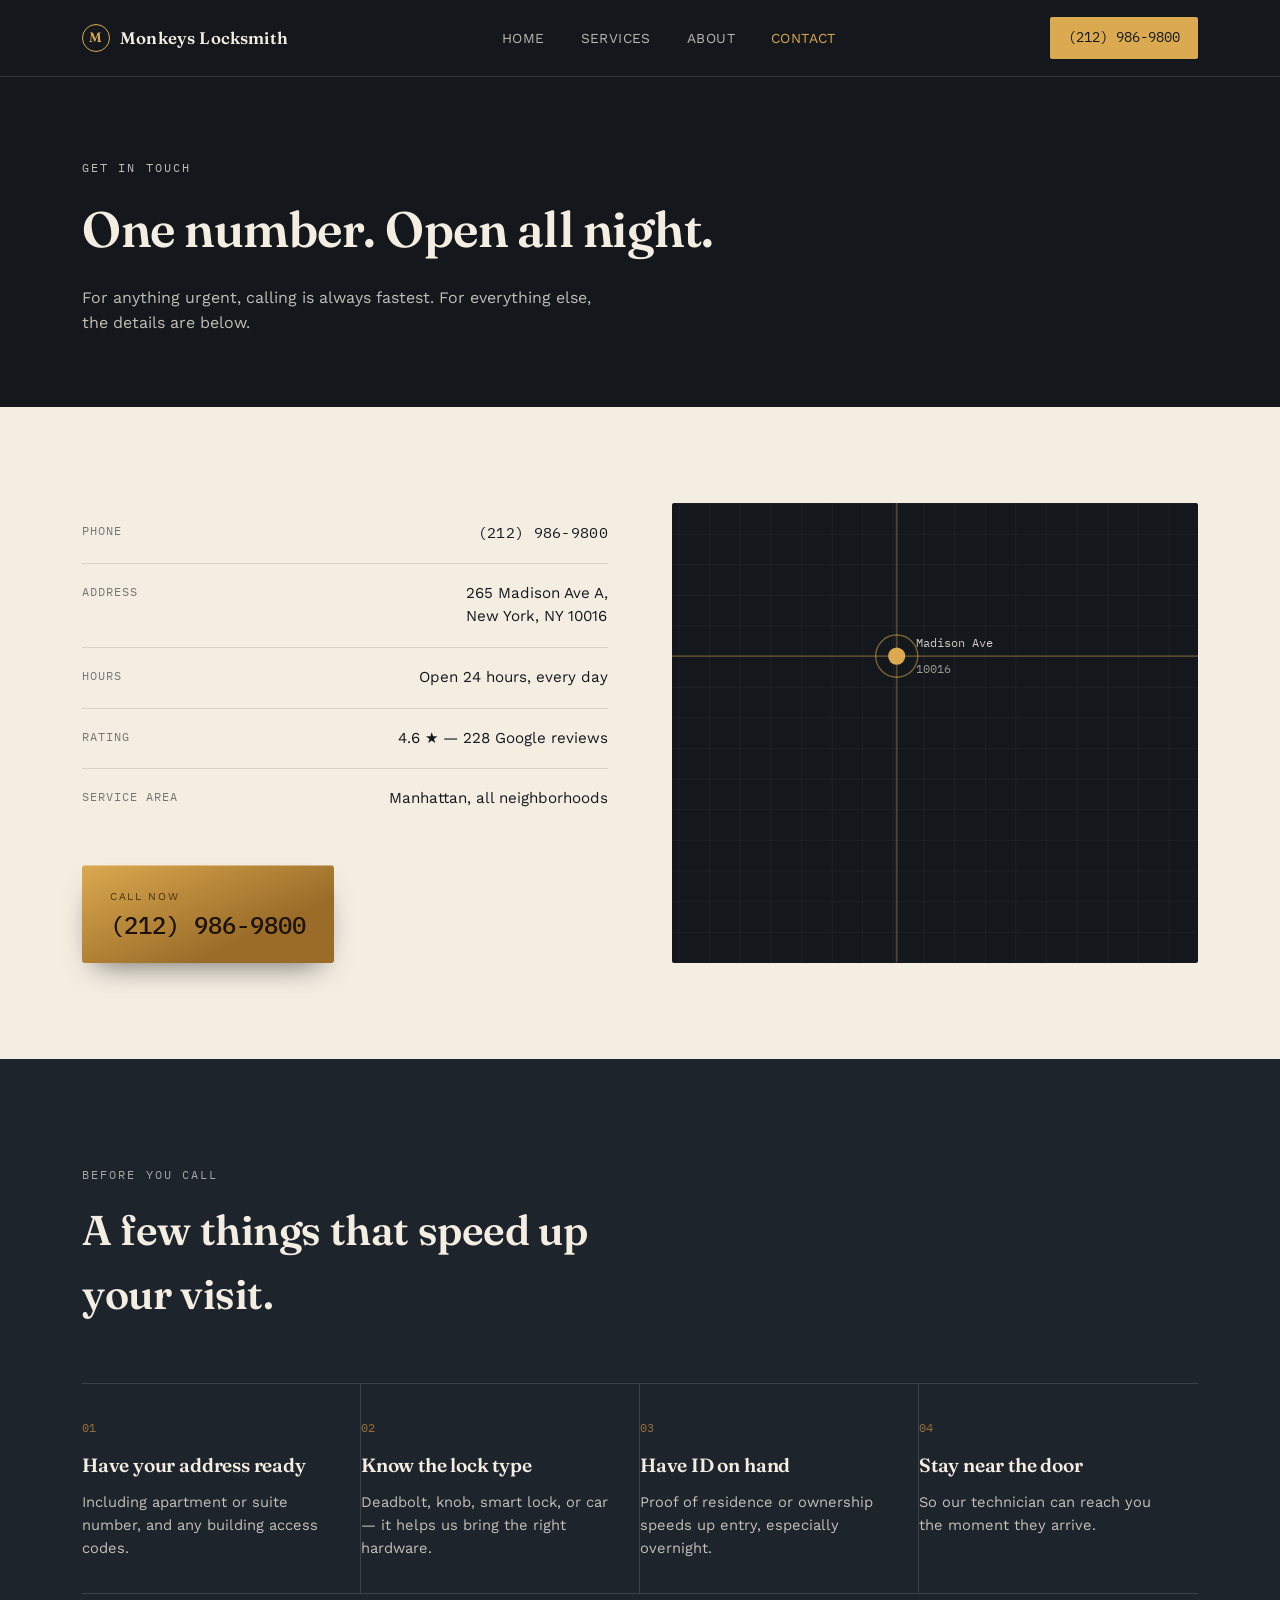
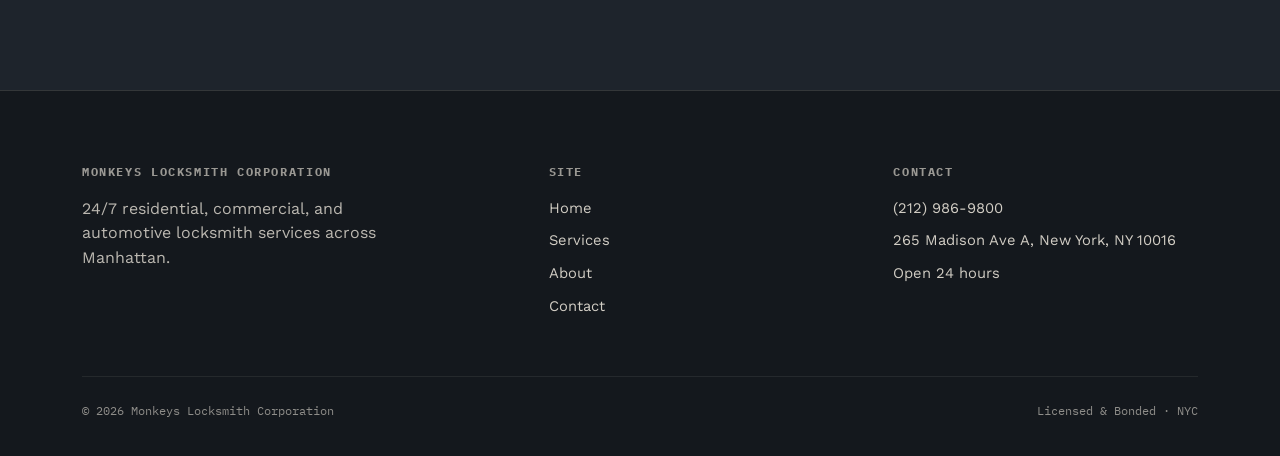
<file: contact.html>
<!DOCTYPE html>
<html lang="en">
<head>
<meta charset="UTF-8">
<meta name="viewport" content="width=device-width, initial-scale=1.0">
<title>Contact — Monkeys Locksmith Corporation</title>
<link rel="stylesheet" href="styles.css">
</head>
<body>

<nav class="nav">
  <div class="wrap">
    <a href="index.html" class="brand"><span class="mark">M</span> Monkeys Locksmith</a>
    <ul class="nav-links">
      <li><a href="index.html">Home</a></li>
      <li><a href="services.html">Services</a></li>
      <li><a href="about.html">About</a></li>
      <li><a href="contact.html" aria-current="page">Contact</a></li>
    </ul>
    <div class="nav-call">
      <a class="btn-call" href="tel:+12129869800">(212) 986-9800</a>
      <button class="nav-toggle" aria-label="Open menu">☰</button>
    </div>
  </div>
</nav>

<div class="mobile-drawer">
  <button class="close" aria-label="Close menu">×</button>
  <a href="index.html">Home</a>
  <a href="services.html">Services</a>
  <a href="about.html">About</a>
  <a href="contact.html">Contact</a>
</div>

<header class="page-hero">
  <div class="wrap">
    <p class="eyebrow">Get in touch</p>
    <h1>One number. Open all night.</h1>
    <p>For anything urgent, calling is always fastest. For everything else, the details are below.</p>
  </div>
</header>

<section>
  <div class="wrap contact-grid">
    <div>
      <div class="info-row"><span>Phone</span><span class="mono"><a href="tel:+12129869800">(212) 986-9800</a></span></div>
      <div class="info-row"><span>Address</span><span>265 Madison Ave A,<br>New York, NY 10016</span></div>
      <div class="info-row"><span>Hours</span><span>Open 24 hours, every day</span></div>
      <div class="info-row"><span>Rating</span><span>4.6 ★ — 228 Google reviews</span></div>
      <div class="info-row" style="border-bottom:none;"><span>Service area</span><span>Manhattan, all neighborhoods</span></div>

      <a class="plate" style="margin-top:36px;" href="tel:+12129869800">
        <span>
          <span class="plate-label">Call now</span><br>
          <span class="plate-number">(212) 986-9800</span>
        </span>
      </a>
    </div>

    <div class="map-block">
      <svg viewBox="0 0 600 480" width="100%" height="100%" preserveAspectRatio="xMidYMid slice" xmlns="http://www.w3.org/2000/svg">
        <defs>
          <pattern id="cgrid" width="32" height="32" patternUnits="userSpaceOnUse">
            <path d="M32 0H0V32" fill="none" stroke="rgba(243,237,226,0.08)" stroke-width="1"/>
          </pattern>
        </defs>
        <rect width="600" height="480" fill="url(#cgrid)"/>
        <line x1="0" y1="160" x2="600" y2="160" stroke="rgba(219,169,79,0.3)" stroke-width="2"/>
        <line x1="260" y1="0" x2="260" y2="480" stroke="rgba(219,169,79,0.3)" stroke-width="2"/>
        <circle cx="260" cy="160" r="9" fill="#dba94f"/>
        <circle cx="260" cy="160" r="22" fill="none" stroke="#dba94f" stroke-width="1.5" opacity="0.5"/>
        <text x="280" y="150" fill="#f3ede2" font-family="IBM Plex Mono, monospace" font-size="13" opacity="0.85">Madison Ave</text>
        <text x="280" y="178" fill="#f3ede2" font-family="IBM Plex Mono, monospace" font-size="13" opacity="0.6">10016</text>
      </svg>
    </div>
  </div>
</section>

<section class="section-dark">
  <div class="wrap">
    <div class="section-head">
      <p class="eyebrow">Before you call</p>
      <h2>A few things that speed up your visit.</h2>
    </div>
    <div class="grid-services" style="border-top:1px solid var(--line);">
      <div class="svc" style="border-color:var(--line);">
        <p class="num">01</p>
        <h3>Have your address ready</h3>
        <p>Including apartment or suite number, and any building access codes.</p>
      </div>
      <div class="svc" style="border-color:var(--line);">
        <p class="num">02</p>
        <h3>Know the lock type</h3>
        <p>Deadbolt, knob, smart lock, or car — it helps us bring the right hardware.</p>
      </div>
      <div class="svc" style="border-color:var(--line);">
        <p class="num">03</p>
        <h3>Have ID on hand</h3>
        <p>Proof of residence or ownership speeds up entry, especially overnight.</p>
      </div>
      <div class="svc" style="border-color:var(--line);">
        <p class="num">04</p>
        <h3>Stay near the door</h3>
        <p>So our technician can reach you the moment they arrive.</p>
      </div>
    </div>
  </div>
</section>

<footer>
  <div class="wrap">
    <div class="foot-grid">
      <div>
        <h4>Monkeys Locksmith Corporation</h4>
        <p style="opacity:0.75; max-width:320px;">24/7 residential, commercial, and automotive locksmith services across Manhattan.</p>
      </div>
      <div>
        <h4>Site</h4>
        <ul>
          <li><a href="index.html">Home</a></li>
          <li><a href="services.html">Services</a></li>
          <li><a href="about.html">About</a></li>
          <li><a href="contact.html">Contact</a></li>
        </ul>
      </div>
      <div>
        <h4>Contact</h4>
        <ul>
          <li><a href="tel:+12129869800">(212) 986-9800</a></li>
          <li>265 Madison Ave A, New York, NY 10016</li>
          <li>Open 24 hours</li>
        </ul>
      </div>
    </div>
    <div class="foot-bottom">
      <span>© 2026 Monkeys Locksmith Corporation</span>
      <span>Licensed &amp; Bonded · NYC</span>
    </div>
  </div>
</footer>

<script src="script.js"></script>
</body>
</html>
</file>
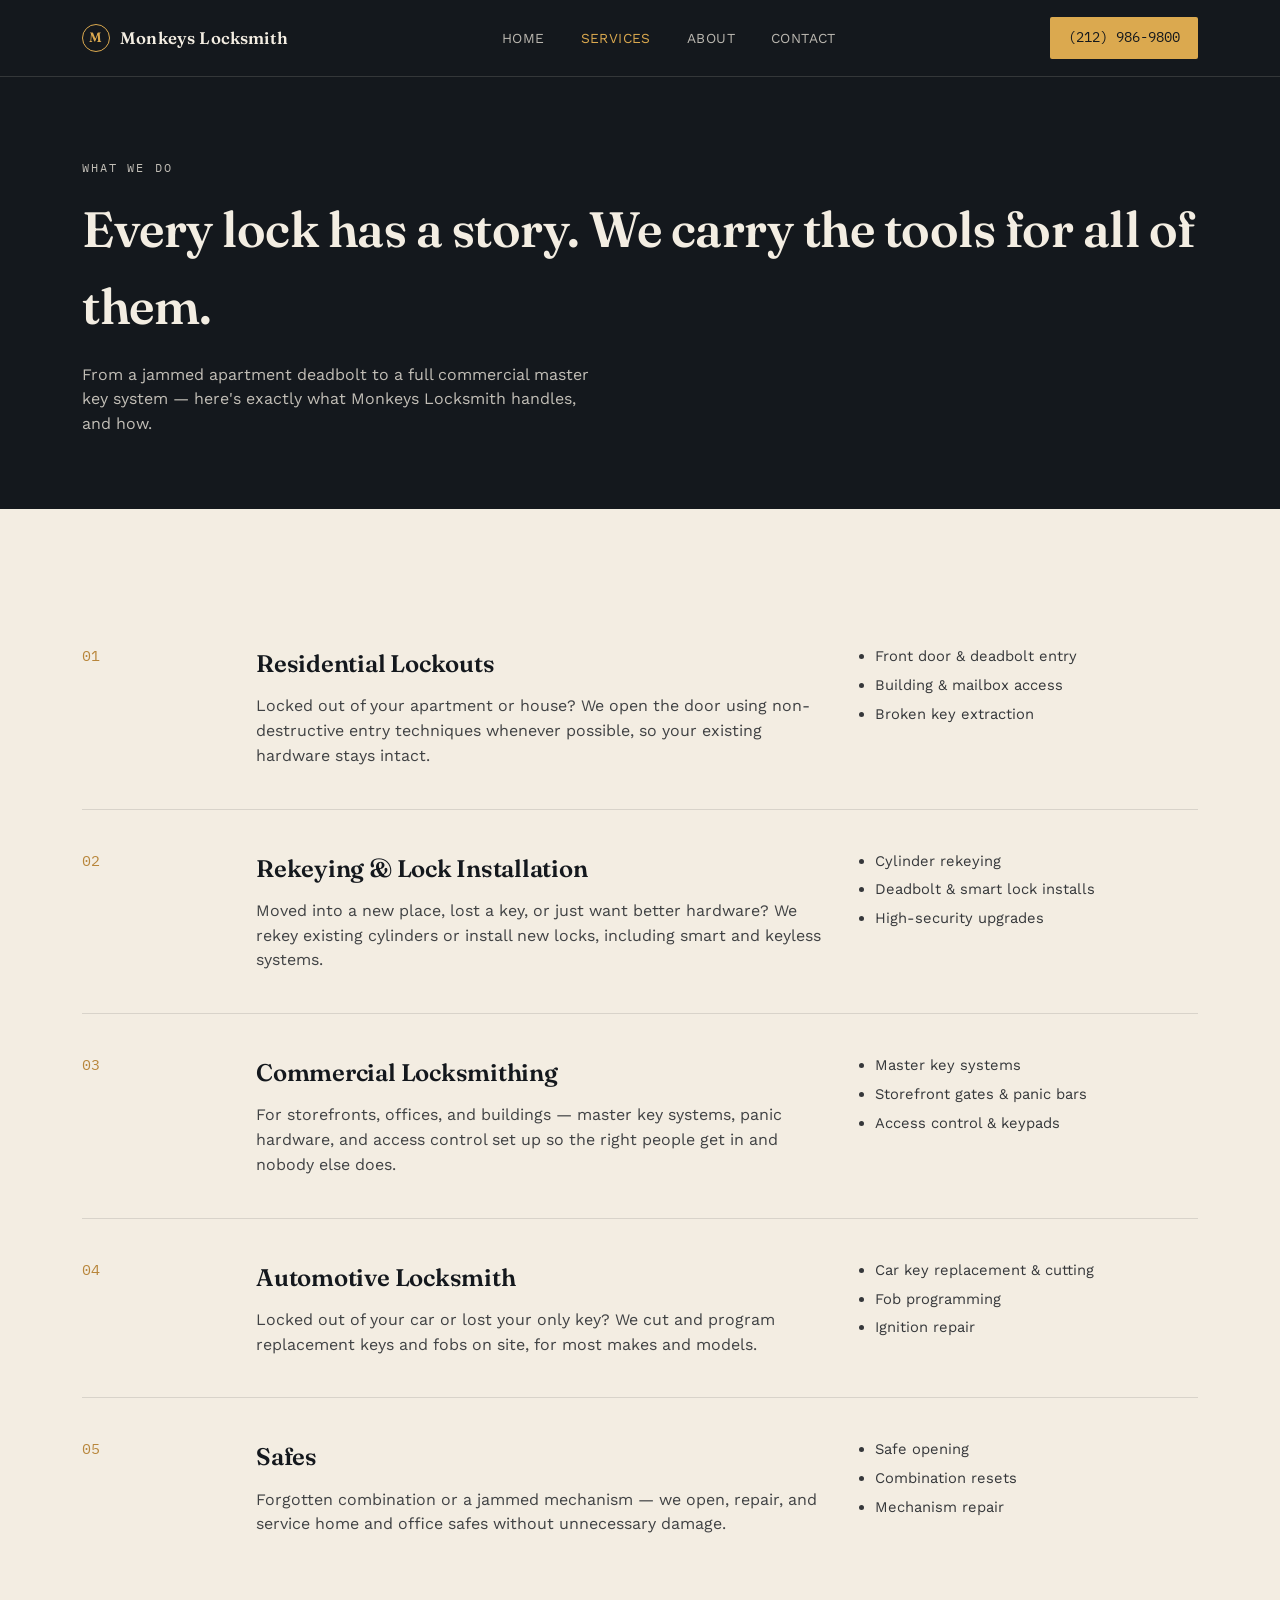
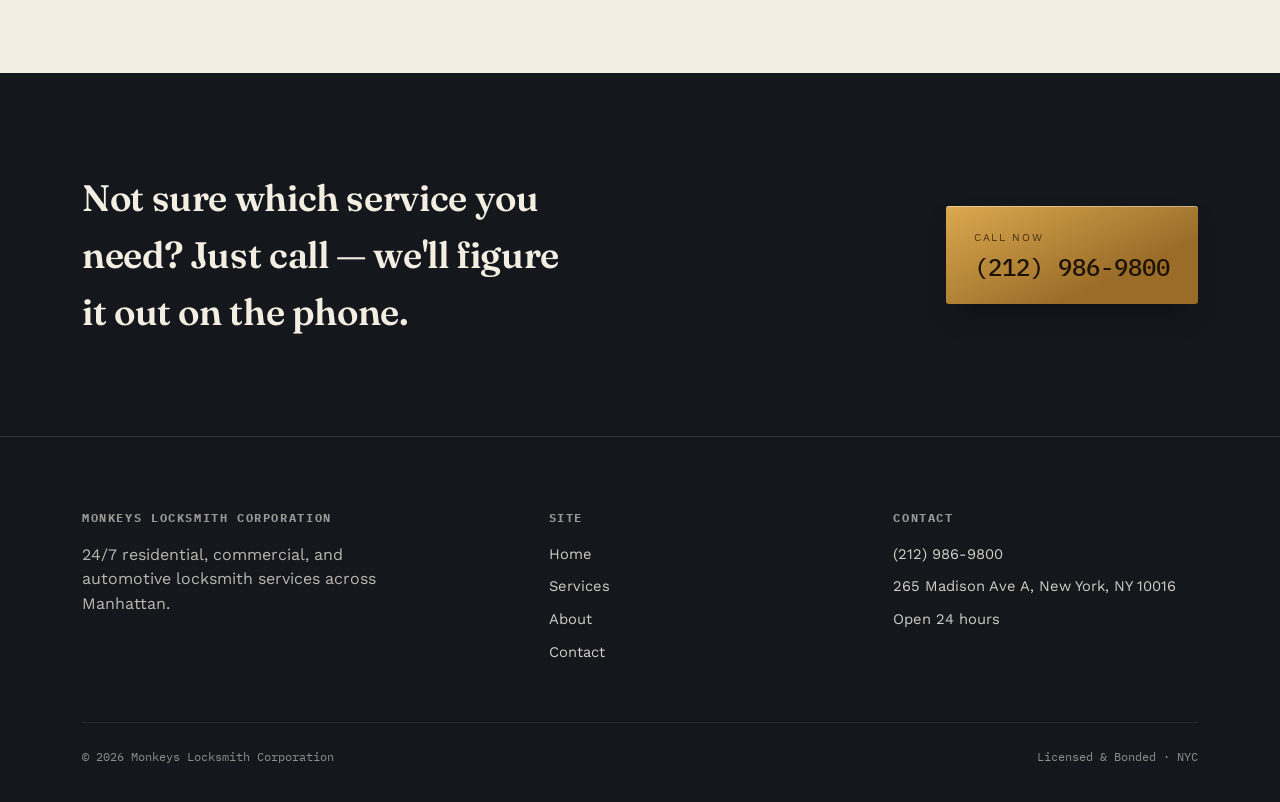
<file: services.html>
<!DOCTYPE html>
<html lang="en">
<head>
<meta charset="UTF-8">
<meta name="viewport" content="width=device-width, initial-scale=1.0">
<title>Services — Monkeys Locksmith Corporation</title>
<link rel="stylesheet" href="styles.css">
</head>
<body>

<nav class="nav">
  <div class="wrap">
    <a href="index.html" class="brand"><span class="mark">M</span> Monkeys Locksmith</a>
    <ul class="nav-links">
      <li><a href="index.html">Home</a></li>
      <li><a href="services.html" aria-current="page">Services</a></li>
      <li><a href="about.html">About</a></li>
      <li><a href="contact.html">Contact</a></li>
    </ul>
    <div class="nav-call">
      <a class="btn-call" href="tel:+12129869800">(212) 986-9800</a>
      <button class="nav-toggle" aria-label="Open menu">☰</button>
    </div>
  </div>
</nav>

<div class="mobile-drawer">
  <button class="close" aria-label="Close menu">×</button>
  <a href="index.html">Home</a>
  <a href="services.html">Services</a>
  <a href="about.html">About</a>
  <a href="contact.html">Contact</a>
</div>

<header class="page-hero">
  <div class="wrap">
    <p class="eyebrow">What we do</p>
    <h1>Every lock has a story. We carry the tools for all of them.</h1>
    <p>From a jammed apartment deadbolt to a full commercial master key system — here's exactly what Monkeys Locksmith handles, and how.</p>
  </div>
</header>

<section>
  <div class="wrap">

    <div class="detail-row">
      <span class="num">01</span>
      <div>
        <h3>Residential Lockouts</h3>
        <p>Locked out of your apartment or house? We open the door using non-destructive entry techniques whenever possible, so your existing hardware stays intact.</p>
      </div>
      <ul>
        <li>Front door &amp; deadbolt entry</li>
        <li>Building &amp; mailbox access</li>
        <li>Broken key extraction</li>
      </ul>
    </div>

    <div class="detail-row">
      <span class="num">02</span>
      <div>
        <h3>Rekeying &amp; Lock Installation</h3>
        <p>Moved into a new place, lost a key, or just want better hardware? We rekey existing cylinders or install new locks, including smart and keyless systems.</p>
      </div>
      <ul>
        <li>Cylinder rekeying</li>
        <li>Deadbolt &amp; smart lock installs</li>
        <li>High-security upgrades</li>
      </ul>
    </div>

    <div class="detail-row">
      <span class="num">03</span>
      <div>
        <h3>Commercial Locksmithing</h3>
        <p>For storefronts, offices, and buildings — master key systems, panic hardware, and access control set up so the right people get in and nobody else does.</p>
      </div>
      <ul>
        <li>Master key systems</li>
        <li>Storefront gates &amp; panic bars</li>
        <li>Access control &amp; keypads</li>
      </ul>
    </div>

    <div class="detail-row">
      <span class="num">04</span>
      <div>
        <h3>Automotive Locksmith</h3>
        <p>Locked out of your car or lost your only key? We cut and program replacement keys and fobs on site, for most makes and models.</p>
      </div>
      <ul>
        <li>Car key replacement &amp; cutting</li>
        <li>Fob programming</li>
        <li>Ignition repair</li>
      </ul>
    </div>

    <div class="detail-row" style="border-bottom:none;">
      <span class="num">05</span>
      <div>
        <h3>Safes</h3>
        <p>Forgotten combination or a jammed mechanism — we open, repair, and service home and office safes without unnecessary damage.</p>
      </div>
      <ul>
        <li>Safe opening</li>
        <li>Combination resets</li>
        <li>Mechanism repair</li>
      </ul>
    </div>

  </div>
</section>

<section class="cta-strip">
  <div class="wrap">
    <h2>Not sure which service you need? Just call — we'll figure it out on the phone.</h2>
    <a class="plate" href="tel:+12129869800">
      <span>
        <span class="plate-label">Call now</span><br>
        <span class="plate-number">(212) 986-9800</span>
      </span>
    </a>
  </div>
</section>

<footer>
  <div class="wrap">
    <div class="foot-grid">
      <div>
        <h4>Monkeys Locksmith Corporation</h4>
        <p style="opacity:0.75; max-width:320px;">24/7 residential, commercial, and automotive locksmith services across Manhattan.</p>
      </div>
      <div>
        <h4>Site</h4>
        <ul>
          <li><a href="index.html">Home</a></li>
          <li><a href="services.html">Services</a></li>
          <li><a href="about.html">About</a></li>
          <li><a href="contact.html">Contact</a></li>
        </ul>
      </div>
      <div>
        <h4>Contact</h4>
        <ul>
          <li><a href="tel:+12129869800">(212) 986-9800</a></li>
          <li>265 Madison Ave A, New York, NY 10016</li>
          <li>Open 24 hours</li>
        </ul>
      </div>
    </div>
    <div class="foot-bottom">
      <span>© 2026 Monkeys Locksmith Corporation</span>
      <span>Licensed &amp; Bonded · NYC</span>
    </div>
  </div>
</footer>

<script src="script.js"></script>
</body>
</html>
</file>
<file: styles.css>
@import url('https://fonts.googleapis.com/css2?family=Fraunces:opsz,wght@9..144,400;9..144,500;9..144,600;9..144,700&family=Work+Sans:wght@400;500;600&family=IBM+Plex+Mono:wght@400;500&display=swap');

:root{
  --ink:#14181d;
  --ink-soft:#1e242c;
  --paper:#f3ede2;
  --paper-dim:#e7dfd0;
  --brass:#b8863b;
  --brass-bright:#dba94f;
  --signal:#bf4332;
  --line: rgba(243,237,226,0.14);
  --line-dark: rgba(20,24,29,0.12);
  --radius: 2px;
}

*{box-sizing:border-box;}
html{scroll-behavior:smooth;}
body{
  margin:0;
  background:var(--paper);
  color:var(--ink);
  font-family:'Work Sans', sans-serif;
  font-size:16px;
  line-height:1.55;
  -webkit-font-smoothing:antialiased;
}

h1,h2,h3{
  font-family:'Fraunces', serif;
  font-weight:600;
  letter-spacing:-0.01em;
  margin:0;
}

a{color:inherit; text-decoration:none;}
img{max-width:100%; display:block;}

.mono{
  font-family:'IBM Plex Mono', monospace;
  letter-spacing:0.02em;
}

.eyebrow{
  font-family:'IBM Plex Mono', monospace;
  font-size:0.72rem;
  letter-spacing:0.18em;
  text-transform:uppercase;
  opacity:0.65;
}

.wrap{
  max-width:1180px;
  margin:0 auto;
  padding:0 32px;
}

:focus-visible{
  outline:2px solid var(--brass-bright);
  outline-offset:3px;
}

@media (prefers-reduced-motion: reduce){
  *{animation-duration:0.001ms !important; transition-duration:0.001ms !important;}
}

/* ---------- Nav ---------- */
.nav{
  position:sticky; top:0; z-index:50;
  background:var(--ink);
  border-bottom:1px solid var(--line);
}
.nav .wrap{
  display:flex; align-items:center; justify-content:space-between;
  height:76px;
}
.brand{
  color:var(--paper);
  font-family:'Fraunces', serif;
  font-weight:600;
  font-size:1.05rem;
  letter-spacing:0.01em;
  display:flex; align-items:center; gap:10px;
}
.brand .mark{
  width:28px; height:28px;
  border:1.5px solid var(--brass-bright);
  border-radius:50%;
  display:grid; place-items:center;
  color:var(--brass-bright);
  font-size:0.85rem;
}
.nav-links{
  display:flex; align-items:center; gap:36px;
  list-style:none; margin:0; padding:0;
}
.nav-links a{
  color:var(--paper);
  font-size:0.86rem;
  letter-spacing:0.03em;
  text-transform:uppercase;
  opacity:0.75;
  transition:opacity 0.2s ease;
}
.nav-links a:hover, .nav-links a[aria-current="page"]{opacity:1;}
.nav-links a[aria-current="page"]{color:var(--brass-bright);}
.nav-call{
  display:flex; align-items:center; gap:14px;
}
.btn-call{
  font-family:'IBM Plex Mono', monospace;
  font-size:0.85rem;
  color:var(--ink);
  background:var(--brass-bright);
  padding:10px 18px;
  border-radius:var(--radius);
  white-space:nowrap;
}
.btn-call:hover{background:#eebb5d;}
.nav-toggle{display:none;}

@media (max-width:880px){
  .nav-links{display:none;}
  .nav-toggle{
    display:block; background:none; border:none; color:var(--paper);
    font-size:1.4rem; cursor:pointer;
  }
}

/* ---------- Hero ---------- */
.hero{
  position:relative;
  background:var(--ink);
  color:var(--paper);
  overflow:hidden;
  padding:96px 0 120px;
}
.hero .blueprint{
  position:absolute; inset:0;
  opacity:0.55;
  pointer-events:none;
}
.hero-inner{
  position:relative; z-index:1;
  max-width:760px;
}
.hero h1{
  font-size:clamp(2.6rem, 6vw, 4.6rem);
  line-height:1.04;
  margin:18px 0 26px;
}
.hero h1 em{
  font-style:italic;
  color:var(--brass-bright);
}
.hero p.lead{
  font-size:1.1rem;
  max-width:520px;
  opacity:0.82;
  margin-bottom:40px;
}

.plate{
  display:inline-flex;
  align-items:center;
  gap:18px;
  background:linear-gradient(155deg,#dba94f, #9a6c28 70%);
  color:#1c1206;
  padding:18px 28px;
  border-radius:3px;
  box-shadow: inset 0 1px 0 rgba(255,255,255,0.4), 0 14px 30px -14px rgba(0,0,0,0.6);
}
.plate .plate-label{
  font-size:0.66rem;
  letter-spacing:0.16em;
  text-transform:uppercase;
  opacity:0.75;
}
.plate .plate-number{
  font-family:'IBM Plex Mono', monospace;
  font-size:1.5rem;
  font-weight:500;
}
.plate-sep{width:1px; height:34px; background:rgba(28,18,6,0.3);}

.hero-meta{
  display:flex; align-items:center; gap:22px;
  margin-top:34px;
  font-size:0.86rem;
  opacity:0.8;
}
.stars{color:var(--brass-bright); letter-spacing:1px;}

/* ---------- Sections ---------- */
section{padding:96px 0;}
.section-dark{background:var(--ink-soft); color:var(--paper);}
.section-head{
  max-width:560px;
  margin-bottom:56px;
}
.section-head h2{font-size:clamp(1.9rem,3.4vw,2.6rem); margin-top:14px;}

/* Services grid */
.grid-services{
  display:grid;
  grid-template-columns:repeat(4,1fr);
  border-top:1px solid var(--line-dark);
}
.svc{
  padding:34px 26px 34px 0;
  border-right:1px solid var(--line-dark);
  border-bottom:1px solid var(--line-dark);
}
.svc:last-child{border-right:none;}
.svc .num{
  font-family:'IBM Plex Mono', monospace;
  font-size:0.78rem;
  color:var(--brass);
}
.svc h3{font-size:1.2rem; margin:14px 0 10px;}
.svc p{font-size:0.92rem; opacity:0.78; margin:0;}

@media (max-width:880px){
  .grid-services{grid-template-columns:1fr 1fr;}
}
@media (max-width:560px){
  .grid-services{grid-template-columns:1fr;}
}

/* Split block */
.split{
  display:grid;
  grid-template-columns:1fr 1fr;
  gap:64px;
  align-items:center;
}
.split img{border-radius:2px; filter:saturate(0.92);}
.split .copy p{opacity:0.82; margin-bottom:16px;}
.badges{display:flex; gap:22px; margin-top:28px; flex-wrap:wrap;}
.badge{
  font-family:'IBM Plex Mono', monospace;
  font-size:0.74rem;
  letter-spacing:0.06em;
  text-transform:uppercase;
  border:1px solid var(--line);
  padding:8px 12px;
  border-radius:2px;
  opacity:0.85;
}
.section-dark .badge{border-color:var(--line);}
section:not(.section-dark) .badge{border-color:var(--line-dark);}

@media (max-width:880px){
  .split{grid-template-columns:1fr; gap:36px;}
}

/* CTA strip */
.cta-strip{
  background:var(--ink);
  color:var(--paper);
  text-align:left;
}
.cta-strip .wrap{
  display:flex; align-items:center; justify-content:space-between; gap:40px;
  flex-wrap:wrap;
}
.cta-strip h2{font-size:clamp(1.7rem,3vw,2.3rem); max-width:480px;}

/* Footer */
footer{
  background:var(--ink);
  color:var(--paper);
  border-top:1px solid var(--line);
  padding:56px 0 36px;
}
.foot-grid{
  display:grid;
  grid-template-columns:1.4fr 1fr 1fr;
  gap:40px;
  margin-bottom:48px;
}
.foot-grid h4{
  font-family:'IBM Plex Mono', monospace;
  font-size:0.72rem;
  letter-spacing:0.14em;
  text-transform:uppercase;
  opacity:0.6;
  margin-bottom:16px;
}
.foot-grid ul{list-style:none; margin:0; padding:0;}
.foot-grid li{margin-bottom:10px; opacity:0.85; font-size:0.92rem;}
.foot-grid li a:hover{color:var(--brass-bright);}
.foot-bottom{
  border-top:1px solid var(--line);
  padding-top:24px;
  display:flex; justify-content:space-between; flex-wrap:wrap; gap:12px;
  font-size:0.78rem; opacity:0.55;
  font-family:'IBM Plex Mono', monospace;
}
@media (max-width:760px){
  .foot-grid{grid-template-columns:1fr;}
}

/* Page hero (interior pages) */
.page-hero{
  background:var(--ink);
  color:var(--paper);
  padding:64px 0 56px;
  position:relative;
  overflow:hidden;
}
.page-hero h1{font-size:clamp(2.1rem,4.4vw,3.1rem); margin-top:14px;}
.page-hero p{max-width:520px; opacity:0.78; margin-top:18px;}

/* Detail rows (services page) */
.detail-row{
  display:grid;
  grid-template-columns:0.5fr 2fr 1.2fr;
  gap:32px;
  padding:40px 0;
  border-bottom:1px solid var(--line-dark);
  align-items:start;
}
.detail-row .num{font-family:'IBM Plex Mono', monospace; color:var(--brass); font-size:0.92rem;}
.detail-row h3{font-size:1.5rem; margin-bottom:12px;}
.detail-row p{opacity:0.8; margin:0;}
.detail-row ul{margin:0; padding-left:18px; opacity:0.85; font-size:0.92rem;}
.detail-row li{margin-bottom:6px;}
@media (max-width:760px){
  .detail-row{grid-template-columns:1fr; gap:10px;}
}

/* Reviews */
.review{
  border-left:2px solid var(--brass);
  padding-left:22px;
  margin-bottom:34px;
}
.review p{font-size:1.05rem; font-family:'Fraunces', serif; font-style:italic; margin-bottom:10px;}
.review .who{font-size:0.8rem; opacity:0.6; font-family:'IBM Plex Mono', monospace;}

/* Contact */
.contact-grid{
  display:grid;
  grid-template-columns:1fr 1fr;
  gap:64px;
}
.info-row{
  display:flex; justify-content:space-between;
  padding:18px 0;
  border-bottom:1px solid var(--line-dark);
  font-size:0.95rem;
}
.info-row span:first-child{opacity:0.55; font-family:'IBM Plex Mono', monospace; font-size:0.78rem; text-transform:uppercase; letter-spacing:0.08em;}
.map-block{
  background:var(--ink);
  color:var(--paper);
  border-radius:2px;
  min-height:320px;
  position:relative;
  overflow:hidden;
}
@media (max-width:880px){
  .contact-grid{grid-template-columns:1fr; gap:36px;}
}

/* Mobile nav drawer */
.mobile-drawer{
  position:fixed; inset:0; background:var(--ink);
  z-index:60; display:none; flex-direction:column;
  padding:28px 32px;
}
.mobile-drawer.open{display:flex;}
.mobile-drawer .close{
  align-self:flex-end; background:none; border:none; color:var(--paper);
  font-size:1.6rem; margin-bottom:40px; cursor:pointer;
}
.mobile-drawer a{
  color:var(--paper);
  font-family:'Fraunces', serif;
  font-size:1.6rem;
  padding:16px 0;
  border-bottom:1px solid var(--line);
}
</file>
